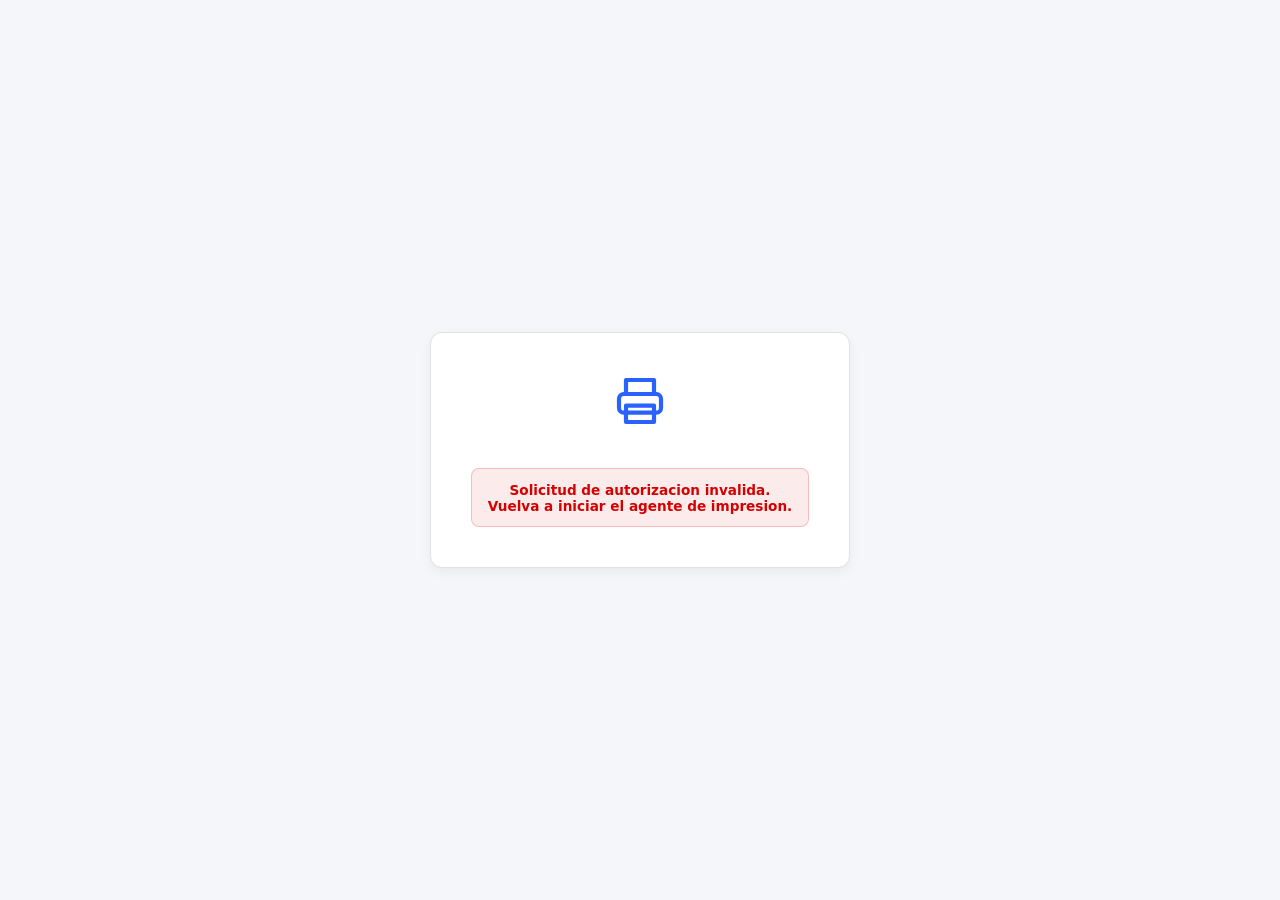
<file: frontend/agent-auth.html>
<!DOCTYPE html>
<html lang="es" data-theme="light">
<head>
    <meta charset="UTF-8">
    <meta name="viewport" content="width=device-width, initial-scale=1.0">
    <title>Autorizar Agente - Tracker360</title>
    <link rel="icon" type="image/png" href="/favicon.png">
    <style>
        :root {
            --bg-page: #f4f6f9;
            --bg-surface: #ffffff;
            --accent: #2962ff;
            --accent-hover: #1f4fd1;
            --danger: #d50000;
            --success: #00a152;
            --text-primary: #212529;
            --text-secondary: #666666;
            --text-muted: #999999;
            --border: #e0e0e0;
            --shadow: 0 4px 12px rgba(0,0,0,0.05);
        }
        [data-theme="dark"] {
            --bg-page: #121212;
            --bg-surface: #1e1e1e;
            --accent: #3d70ff;
            --accent-hover: #5a85ff;
            --danger: #ff5252;
            --success: #4caf50;
            --text-primary: #e0e0e0;
            --text-secondary: #aaaaaa;
            --text-muted: #777777;
            --border: #333333;
            --shadow: 0 4px 12px rgba(0,0,0,0.3);
        }
        * { box-sizing: border-box; margin: 0; padding: 0; }
        body {
            background-color: var(--bg-page);
            color: var(--text-primary);
            font-family: system-ui, -apple-system, sans-serif;
            display: flex;
            min-height: 100vh;
            align-items: center;
            justify-content: center;
        }
        .card {
            background: var(--bg-surface);
            padding: 2.5rem;
            border-radius: 12px;
            box-shadow: var(--shadow);
            width: 90%;
            max-width: 420px;
            border: 1px solid var(--border);
            text-align: center;
        }
        .icon { width: 56px; height: 56px; color: var(--accent); margin-bottom: 1rem; }
        h2 { font-size: 1.3rem; font-weight: 700; margin-bottom: 0.6rem; }
        p { font-size: 0.9rem; color: var(--text-secondary); line-height: 1.5; }
        .agent-name {
            font-family: ui-monospace, SFMono-Regular, Menlo, Monaco, Consolas, monospace;
            background: var(--bg-page);
            border: 1px solid var(--border);
            border-radius: 8px;
            padding: 0.6rem;
            margin: 1.2rem 0;
            font-size: 0.9rem;
            word-break: break-all;
        }
        .btn {
            width: 100%;
            border: none;
            padding: 0.85rem;
            font-size: 0.95rem;
            font-weight: 600;
            border-radius: 8px;
            cursor: pointer;
            margin-top: 0.8rem;
        }
        .btn-primary { background-color: var(--accent); color: #ffffff; }
        .btn-primary:hover { background-color: var(--accent-hover); }
        .btn-secondary { background: none; color: var(--text-secondary); border: 1px solid var(--border); }
        .btn:disabled { opacity: 0.7; cursor: not-allowed; }
        .error-box {
            background-color: rgba(213, 0, 0, 0.08);
            color: var(--danger);
            padding: 0.8rem;
            border-radius: 8px;
            border: 1px solid rgba(213, 0, 0, 0.2);
            margin-top: 1.2rem;
            font-size: 0.85rem;
            font-weight: 600;
            display: none;
        }
        .hidden { display: none; }
    </style>
</head>
<body>
    <div class="card">
        <svg class="icon" viewBox="0 0 24 24" fill="none" stroke="currentColor" stroke-width="1.8" stroke-linecap="round" stroke-linejoin="round">
            <path d="M6 9V3h12v6"/><rect x="3" y="9" width="18" height="8" rx="2"/><path d="M6 14h12v7H6z"/>
        </svg>

        <div id="viewLoading"><p>Verificando sesion...</p></div>

        <div id="viewConsent" class="hidden">
            <h2>Autorizar agente de impresion</h2>
            <p>Un agente de impresion solicita acceso a las colas de etiquetas de Tracker360 con tu autorizacion.</p>
            <div class="agent-name" id="agentName"></div>
            <p>Sesion iniciada como <strong id="currentUser"></strong>.</p>
            <button type="button" class="btn btn-primary" id="btnAuthorize">Autorizar</button>
            <button type="button" class="btn btn-secondary" id="btnCancel">Cancelar</button>
        </div>

        <div id="viewDone" class="hidden">
            <h2>Agente autorizado</h2>
            <p>Volviendo a la aplicacion del agente. Ya podes cerrar esta ventana.</p>
        </div>

        <div id="errorBox" class="error-box"></div>
    </div>

    <script src="js/acciones.js?v=20261001_1"></script>
    <script src="js/agent-auth-pagina.js?v=20261001_1"></script>
</body>
</html>
</file>
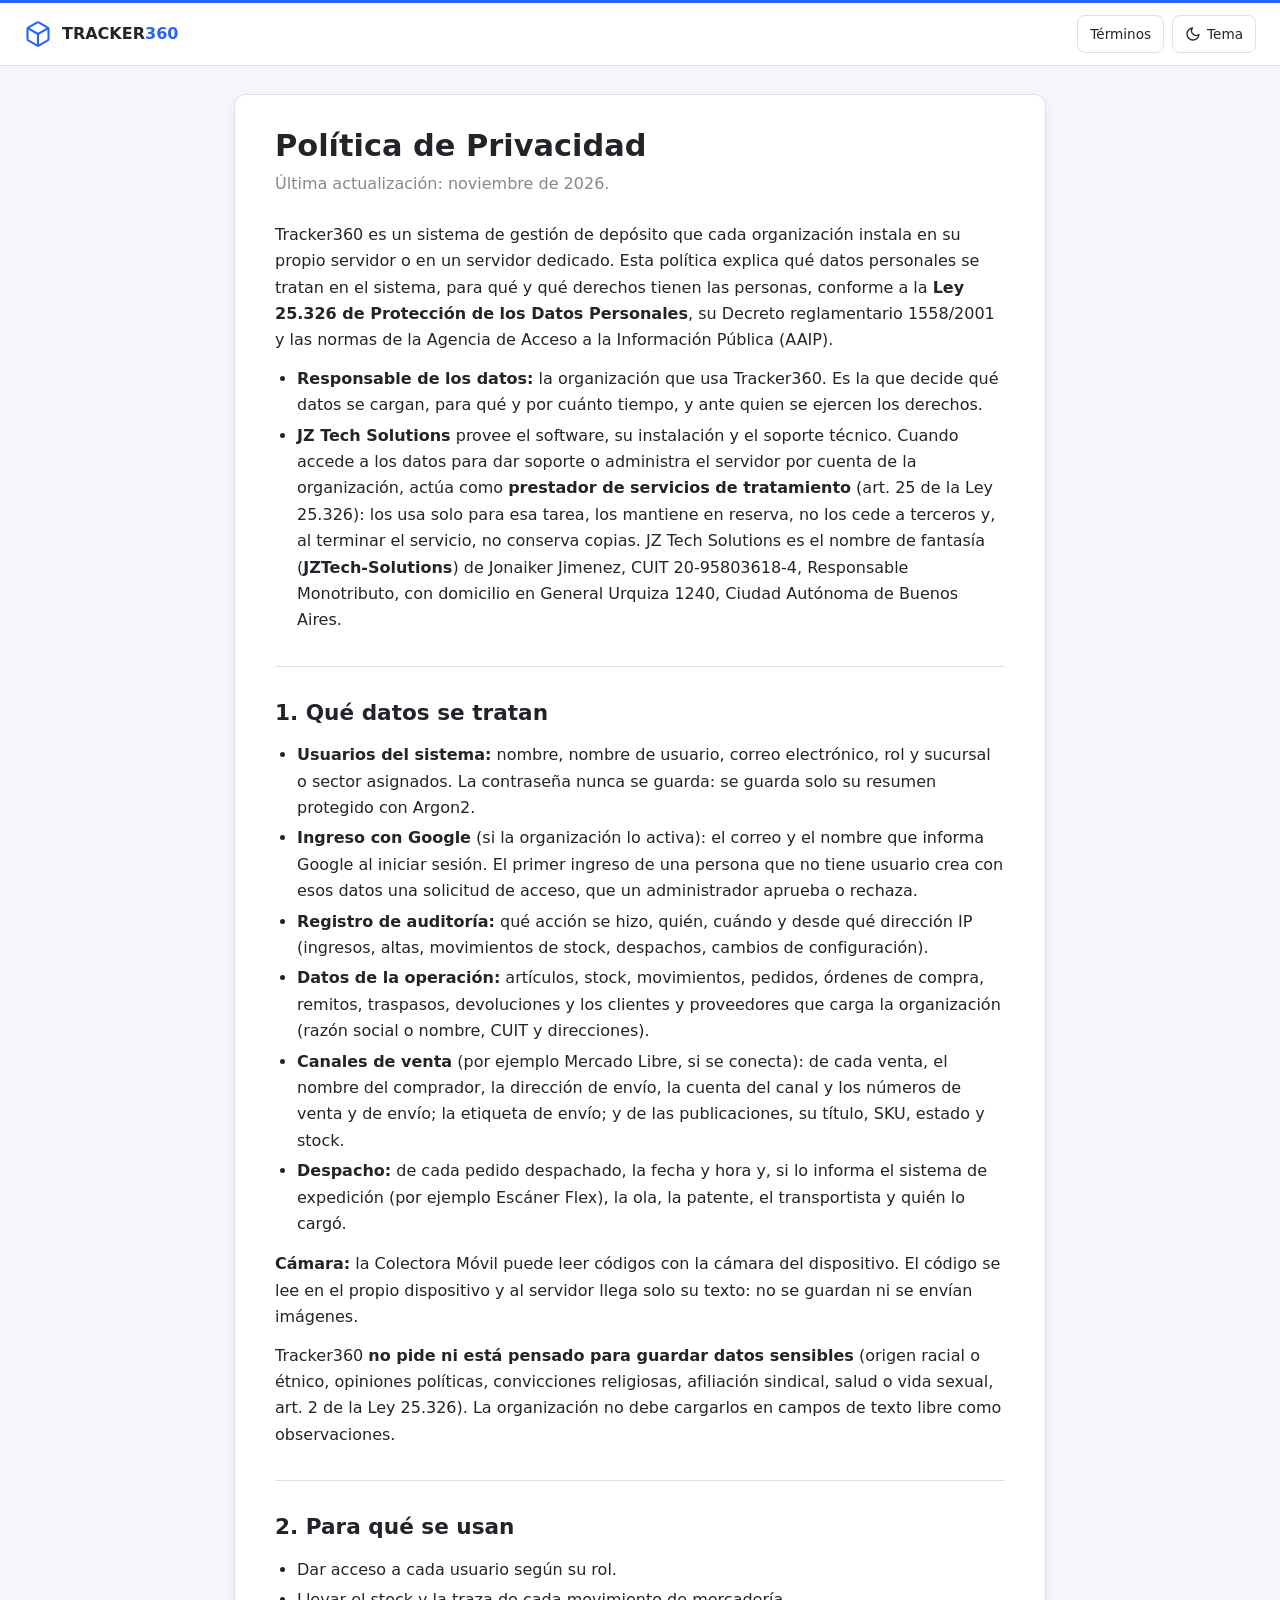
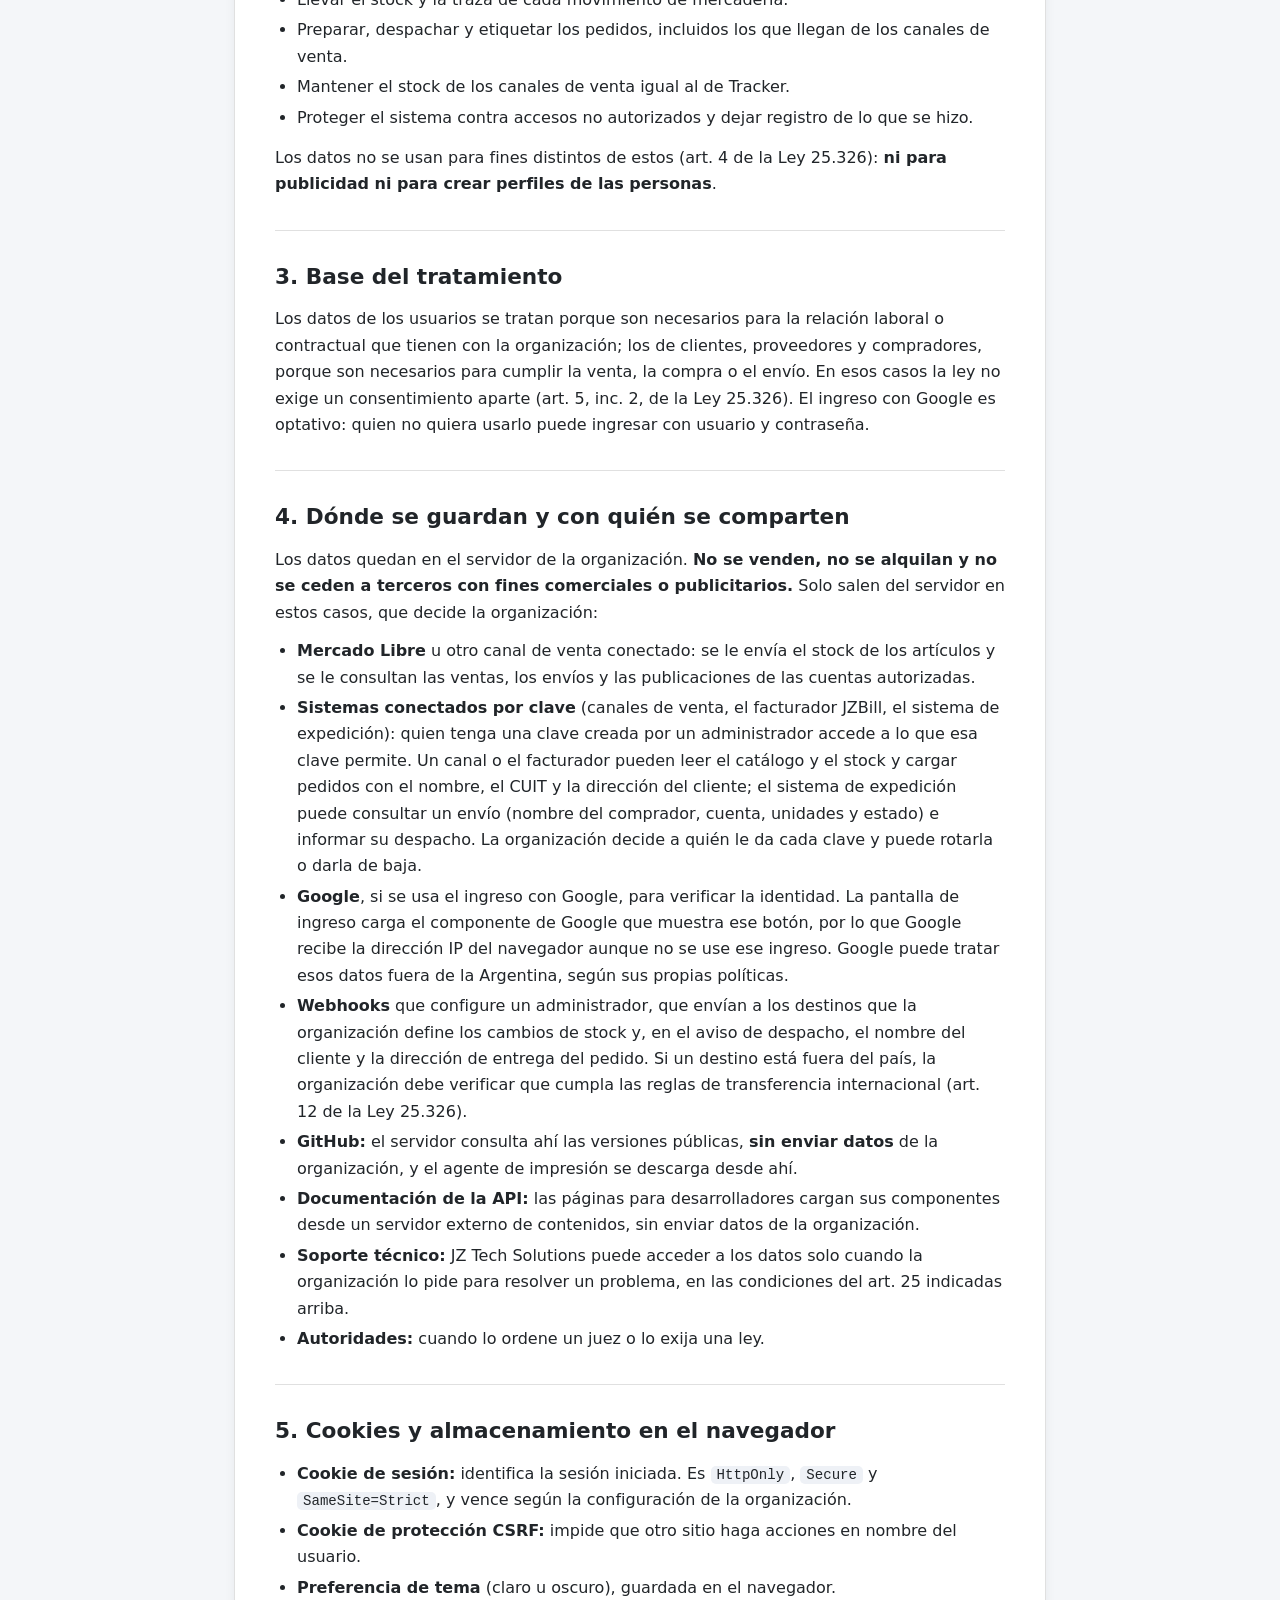
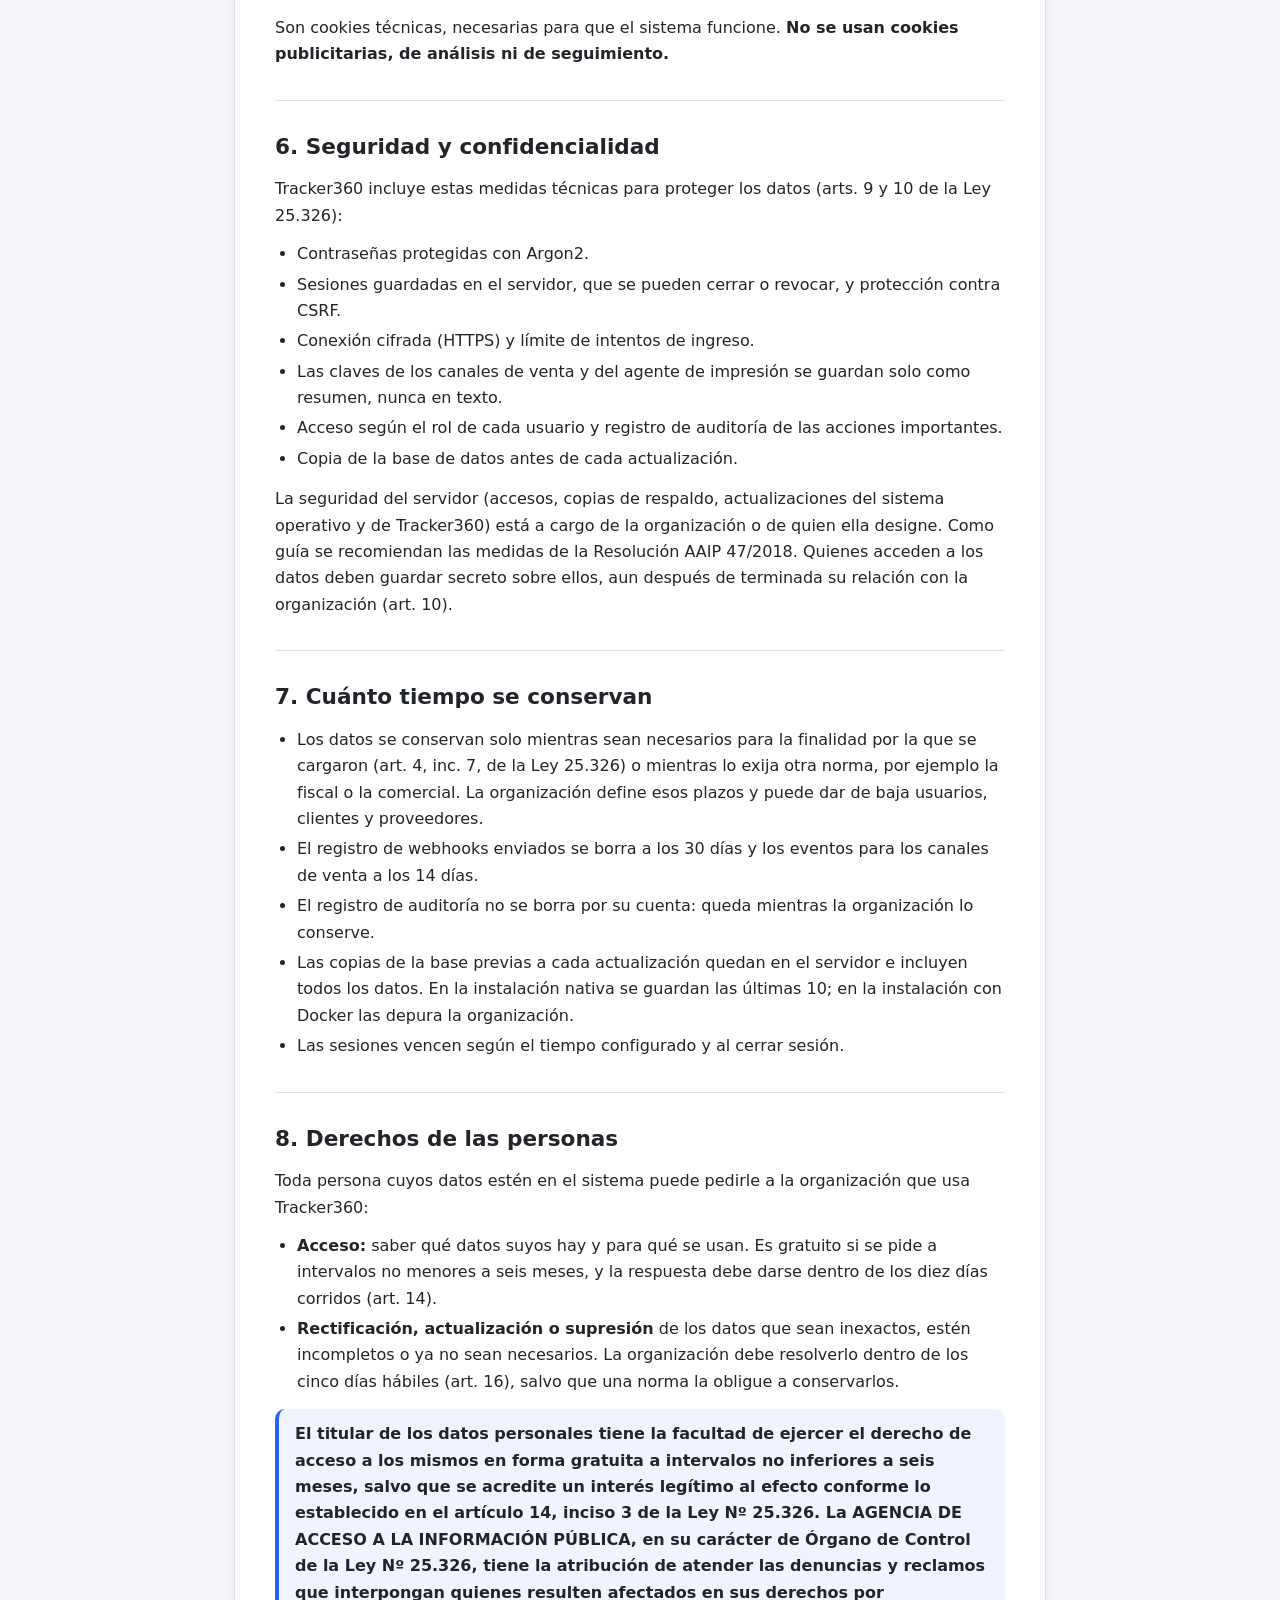
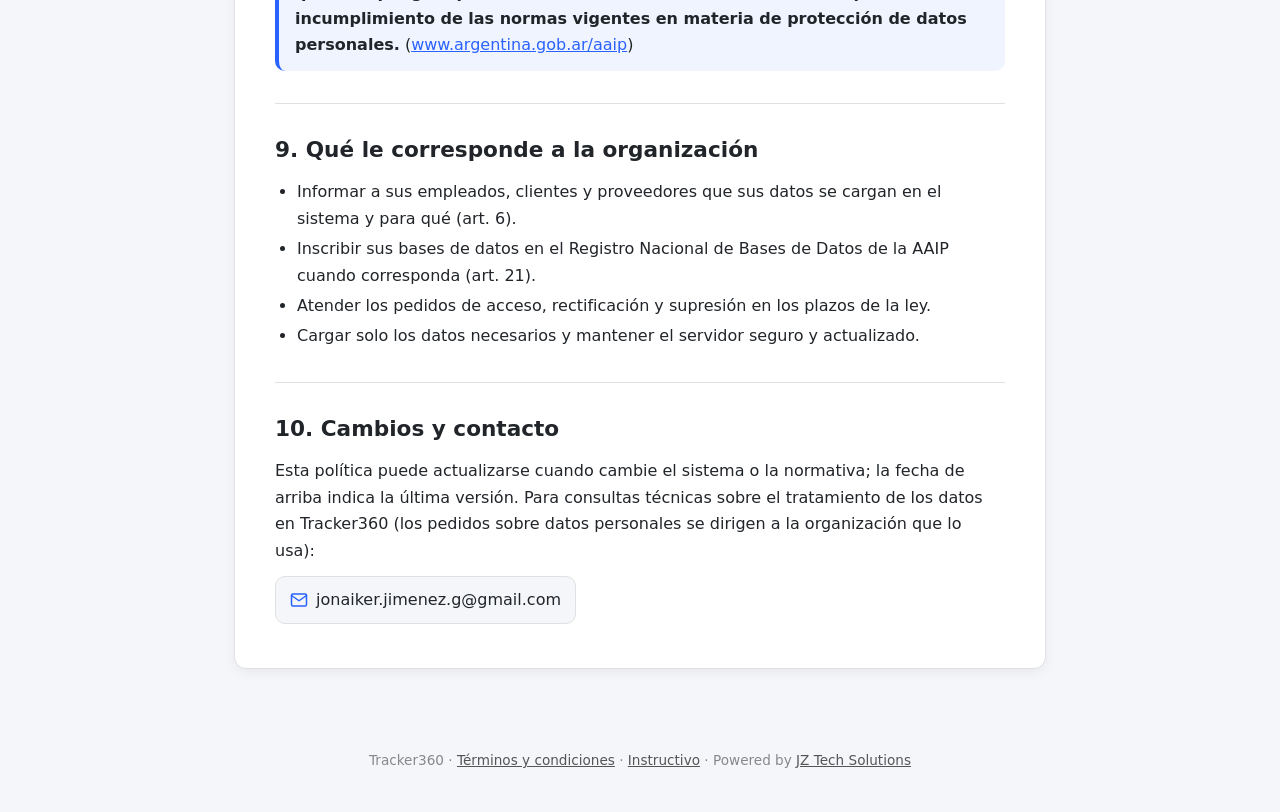
<file: frontend/privacy.html>
<!DOCTYPE html>
<html lang="es" data-theme="light">
<head>
    <meta charset="UTF-8">
    <meta name="viewport" content="width=device-width, initial-scale=1.0">
    <title>Política de Privacidad - Tracker360</title>
    <link rel="icon" type="image/png" href="/favicon.png">
    <link rel="stylesheet" href="css/documento.css?v=20261003_1">
    <script src="js/documento.js?v=20261003_2"></script>
</head>
<body>
    <header class="doc-barra">
        <a class="doc-marca" href="/" title="Ir a Tracker360">
            <svg viewBox="0 0 24 24" fill="none" stroke="currentColor" stroke-width="1.8" stroke-linecap="round" stroke-linejoin="round" aria-hidden="true"><path d="M21 16V8a2 2 0 00-1-1.73l-7-4a2 2 0 00-2 0l-7 4A2 2 0 003 8v8a2 2 0 001 1.73l7 4a2 2 0 002 0l7-4A2 2 0 0021 16z"/><polyline points="3.27 6.96 12 12.01 20.73 6.96"/><line x1="12" y1="22.08" x2="12" y2="12"/></svg>
            <div>TRACKER<span>360</span></div>
        </a>
        <div class="doc-acciones">
            <a class="doc-boton" href="/terms.html">Términos</a>
            <button type="button" class="doc-boton" id="doc-tema" title="Modo claro / oscuro">
                <svg viewBox="0 0 24 24" fill="none" stroke="currentColor" stroke-width="2" stroke-linecap="round" stroke-linejoin="round" aria-hidden="true"><path d="M21 12.79A9 9 0 1111.21 3 7 7 0 0021 12.79z"/></svg>
                Tema
            </button>
        </div>
    </header>

    <div class="doc-cuerpo sin-indice">
        <main class="doc-texto">
            <section>
                <h1>Política de Privacidad</h1>
                <p class="doc-sub">Última actualización: noviembre de 2026.</p>
                <p>Tracker360 es un sistema de gestión de depósito que cada organización instala en su propio servidor o en un servidor dedicado. Esta política explica qué datos personales se tratan en el sistema, para qué y qué derechos tienen las personas, conforme a la <strong>Ley 25.326 de Protección de los Datos Personales</strong>, su Decreto reglamentario 1558/2001 y las normas de la Agencia de Acceso a la Información Pública (AAIP).</p>
                <ul>
                    <li><strong>Responsable de los datos:</strong> la organización que usa Tracker360. Es la que decide qué datos se cargan, para qué y por cuánto tiempo, y ante quien se ejercen los derechos.</li>
                    <li><strong>JZ Tech Solutions</strong> provee el software, su instalación y el soporte técnico. Cuando accede a los datos para dar soporte o administra el servidor por cuenta de la organización, actúa como <strong>prestador de servicios de tratamiento</strong> (art. 25 de la Ley 25.326): los usa solo para esa tarea, los mantiene en reserva, no los cede a terceros y, al terminar el servicio, no conserva copias. JZ Tech Solutions es el nombre de fantasía (<strong>JZTech-Solutions</strong>) de Jonaiker Jimenez, CUIT 20-95803618-4, Responsable Monotributo, con domicilio en General Urquiza 1240, Ciudad Autónoma de Buenos Aires.</li>
                </ul>
            </section>

            <section>
                <h2>1. Qué datos se tratan</h2>
                <ul>
                    <li><strong>Usuarios del sistema:</strong> nombre, nombre de usuario, correo electrónico, rol y sucursal o sector asignados. La contraseña nunca se guarda: se guarda solo su resumen protegido con Argon2.</li>
                    <li><strong>Ingreso con Google</strong> (si la organización lo activa): el correo y el nombre que informa Google al iniciar sesión. El primer ingreso de una persona que no tiene usuario crea con esos datos una solicitud de acceso, que un administrador aprueba o rechaza.</li>
                    <li><strong>Registro de auditoría:</strong> qué acción se hizo, quién, cuándo y desde qué dirección IP (ingresos, altas, movimientos de stock, despachos, cambios de configuración).</li>
                    <li><strong>Datos de la operación:</strong> artículos, stock, movimientos, pedidos, órdenes de compra, remitos, traspasos, devoluciones y los clientes y proveedores que carga la organización (razón social o nombre, CUIT y direcciones).</li>
                    <li><strong>Canales de venta</strong> (por ejemplo Mercado Libre, si se conecta): de cada venta, el nombre del comprador, la dirección de envío, la cuenta del canal y los números de venta y de envío; la etiqueta de envío; y de las publicaciones, su título, SKU, estado y stock.</li>
                    <li><strong>Despacho:</strong> de cada pedido despachado, la fecha y hora y, si lo informa el sistema de expedición (por ejemplo Escáner Flex), la ola, la patente, el transportista y quién lo cargó.</li>
                </ul>
                <p><strong>Cámara:</strong> la Colectora Móvil puede leer códigos con la cámara del dispositivo. El código se lee en el propio dispositivo y al servidor llega solo su texto: no se guardan ni se envían imágenes.</p>
                <p>Tracker360 <strong>no pide ni está pensado para guardar datos sensibles</strong> (origen racial o étnico, opiniones políticas, convicciones religiosas, afiliación sindical, salud o vida sexual, art. 2 de la Ley 25.326). La organización no debe cargarlos en campos de texto libre como observaciones.</p>
            </section>

            <section>
                <h2>2. Para qué se usan</h2>
                <ul>
                    <li>Dar acceso a cada usuario según su rol.</li>
                    <li>Llevar el stock y la traza de cada movimiento de mercadería.</li>
                    <li>Preparar, despachar y etiquetar los pedidos, incluidos los que llegan de los canales de venta.</li>
                    <li>Mantener el stock de los canales de venta igual al de Tracker.</li>
                    <li>Proteger el sistema contra accesos no autorizados y dejar registro de lo que se hizo.</li>
                </ul>
                <p>Los datos no se usan para fines distintos de estos (art. 4 de la Ley 25.326): <strong>ni para publicidad ni para crear perfiles de las personas</strong>.</p>
            </section>

            <section>
                <h2>3. Base del tratamiento</h2>
                <p>Los datos de los usuarios se tratan porque son necesarios para la relación laboral o contractual que tienen con la organización; los de clientes, proveedores y compradores, porque son necesarios para cumplir la venta, la compra o el envío. En esos casos la ley no exige un consentimiento aparte (art. 5, inc. 2, de la Ley 25.326). El ingreso con Google es optativo: quien no quiera usarlo puede ingresar con usuario y contraseña.</p>
            </section>

            <section>
                <h2>4. Dónde se guardan y con quién se comparten</h2>
                <p>Los datos quedan en el servidor de la organización. <strong>No se venden, no se alquilan y no se ceden a terceros con fines comerciales o publicitarios.</strong> Solo salen del servidor en estos casos, que decide la organización:</p>
                <ul>
                    <li><strong>Mercado Libre</strong> u otro canal de venta conectado: se le envía el stock de los artículos y se le consultan las ventas, los envíos y las publicaciones de las cuentas autorizadas.</li>
                    <li><strong>Sistemas conectados por clave</strong> (canales de venta, el facturador JZBill, el sistema de expedición): quien tenga una clave creada por un administrador accede a lo que esa clave permite. Un canal o el facturador pueden leer el catálogo y el stock y cargar pedidos con el nombre, el CUIT y la dirección del cliente; el sistema de expedición puede consultar un envío (nombre del comprador, cuenta, unidades y estado) e informar su despacho. La organización decide a quién le da cada clave y puede rotarla o darla de baja.</li>
                    <li><strong>Google</strong>, si se usa el ingreso con Google, para verificar la identidad. La pantalla de ingreso carga el componente de Google que muestra ese botón, por lo que Google recibe la dirección IP del navegador aunque no se use ese ingreso. Google puede tratar esos datos fuera de la Argentina, según sus propias políticas.</li>
                    <li><strong>Webhooks</strong> que configure un administrador, que envían a los destinos que la organización define los cambios de stock y, en el aviso de despacho, el nombre del cliente y la dirección de entrega del pedido. Si un destino está fuera del país, la organización debe verificar que cumpla las reglas de transferencia internacional (art. 12 de la Ley 25.326).</li>
                    <li><strong>GitHub:</strong> el servidor consulta ahí las versiones públicas, <strong>sin enviar datos</strong> de la organización, y el agente de impresión se descarga desde ahí.</li>
                    <li><strong>Documentación de la API:</strong> las páginas para desarrolladores cargan sus componentes desde un servidor externo de contenidos, sin enviar datos de la organización.</li>
                    <li><strong>Soporte técnico:</strong> JZ Tech Solutions puede acceder a los datos solo cuando la organización lo pide para resolver un problema, en las condiciones del art. 25 indicadas arriba.</li>
                    <li><strong>Autoridades:</strong> cuando lo ordene un juez o lo exija una ley.</li>
                </ul>
            </section>

            <section>
                <h2>5. Cookies y almacenamiento en el navegador</h2>
                <ul>
                    <li><strong>Cookie de sesión:</strong> identifica la sesión iniciada. Es <code>HttpOnly</code>, <code>Secure</code> y <code>SameSite=Strict</code>, y vence según la configuración de la organización.</li>
                    <li><strong>Cookie de protección CSRF:</strong> impide que otro sitio haga acciones en nombre del usuario.</li>
                    <li><strong>Preferencia de tema</strong> (claro u oscuro), guardada en el navegador.</li>
                </ul>
                <p>Son cookies técnicas, necesarias para que el sistema funcione. <strong>No se usan cookies publicitarias, de análisis ni de seguimiento.</strong></p>
            </section>

            <section>
                <h2>6. Seguridad y confidencialidad</h2>
                <p>Tracker360 incluye estas medidas técnicas para proteger los datos (arts. 9 y 10 de la Ley 25.326):</p>
                <ul>
                    <li>Contraseñas protegidas con Argon2.</li>
                    <li>Sesiones guardadas en el servidor, que se pueden cerrar o revocar, y protección contra CSRF.</li>
                    <li>Conexión cifrada (HTTPS) y límite de intentos de ingreso.</li>
                    <li>Las claves de los canales de venta y del agente de impresión se guardan solo como resumen, nunca en texto.</li>
                    <li>Acceso según el rol de cada usuario y registro de auditoría de las acciones importantes.</li>
                    <li>Copia de la base de datos antes de cada actualización.</li>
                </ul>
                <p>La seguridad del servidor (accesos, copias de respaldo, actualizaciones del sistema operativo y de Tracker360) está a cargo de la organización o de quien ella designe. Como guía se recomiendan las medidas de la Resolución AAIP 47/2018. Quienes acceden a los datos deben guardar secreto sobre ellos, aun después de terminada su relación con la organización (art. 10).</p>
            </section>

            <section>
                <h2>7. Cuánto tiempo se conservan</h2>
                <ul>
                    <li>Los datos se conservan solo mientras sean necesarios para la finalidad por la que se cargaron (art. 4, inc. 7, de la Ley 25.326) o mientras lo exija otra norma, por ejemplo la fiscal o la comercial. La organización define esos plazos y puede dar de baja usuarios, clientes y proveedores.</li>
                    <li>El registro de webhooks enviados se borra a los 30 días y los eventos para los canales de venta a los 14 días.</li>
                    <li>El registro de auditoría no se borra por su cuenta: queda mientras la organización lo conserve.</li>
                    <li>Las copias de la base previas a cada actualización quedan en el servidor e incluyen todos los datos. En la instalación nativa se guardan las últimas 10; en la instalación con Docker las depura la organización.</li>
                    <li>Las sesiones vencen según el tiempo configurado y al cerrar sesión.</li>
                </ul>
            </section>

            <section>
                <h2>8. Derechos de las personas</h2>
                <p>Toda persona cuyos datos estén en el sistema puede pedirle a la organización que usa Tracker360:</p>
                <ul>
                    <li><strong>Acceso:</strong> saber qué datos suyos hay y para qué se usan. Es gratuito si se pide a intervalos no menores a seis meses, y la respuesta debe darse dentro de los diez días corridos (art. 14).</li>
                    <li><strong>Rectificación, actualización o supresión</strong> de los datos que sean inexactos, estén incompletos o ya no sean necesarios. La organización debe resolverlo dentro de los cinco días hábiles (art. 16), salvo que una norma la obligue a conservarlos.</li>
                </ul>
                <p class="nota"><strong>El titular de los datos personales tiene la facultad de ejercer el derecho de acceso a los mismos en forma gratuita a intervalos no inferiores a seis meses, salvo que se acredite un interés legítimo al efecto conforme lo establecido en el artículo 14, inciso 3 de la Ley Nº 25.326. La AGENCIA DE ACCESO A LA INFORMACIÓN PÚBLICA, en su carácter de Órgano de Control de la Ley Nº 25.326, tiene la atribución de atender las denuncias y reclamos que interpongan quienes resulten afectados en sus derechos por incumplimiento de las normas vigentes en materia de protección de datos personales.</strong> (<a href="https://www.argentina.gob.ar/aaip" target="_blank" rel="noopener">www.argentina.gob.ar/aaip</a>)</p>
            </section>

            <section>
                <h2>9. Qué le corresponde a la organización</h2>
                <ul>
                    <li>Informar a sus empleados, clientes y proveedores que sus datos se cargan en el sistema y para qué (art. 6).</li>
                    <li>Inscribir sus bases de datos en el Registro Nacional de Bases de Datos de la AAIP cuando corresponda (art. 21).</li>
                    <li>Atender los pedidos de acceso, rectificación y supresión en los plazos de la ley.</li>
                    <li>Cargar solo los datos necesarios y mantener el servidor seguro y actualizado.</li>
                </ul>
            </section>

            <section>
                <h2>10. Cambios y contacto</h2>
                <p>Esta política puede actualizarse cuando cambie el sistema o la normativa; la fecha de arriba indica la última versión. Para consultas técnicas sobre el tratamiento de los datos en Tracker360 (los pedidos sobre datos personales se dirigen a la organización que lo usa):</p>
                <div class="contacto">
                    <a href="mailto:jonaiker.jimenez.g@gmail.com?subject=Privacidad%20Tracker360">
                        <svg viewBox="0 0 24 24" fill="none" stroke="currentColor" stroke-width="2" stroke-linecap="round" stroke-linejoin="round" aria-hidden="true"><rect x="2" y="4" width="20" height="16" rx="2"/><path d="M22 6l-10 7L2 6"/></svg>
                        jonaiker.jimenez.g@gmail.com
                    </a>
                </div>
            </section>
        </main>
    </div>

    <footer class="doc-pie">
        Tracker360 &middot; <a href="/terms.html">Términos y condiciones</a> &middot; <a href="/instructivo.html">Instructivo</a> &middot; Powered by <a href="https://jz-tech.mywire.org" target="_blank" rel="noopener">JZ Tech Solutions</a>
    </footer>
</body>
</html>
</file>
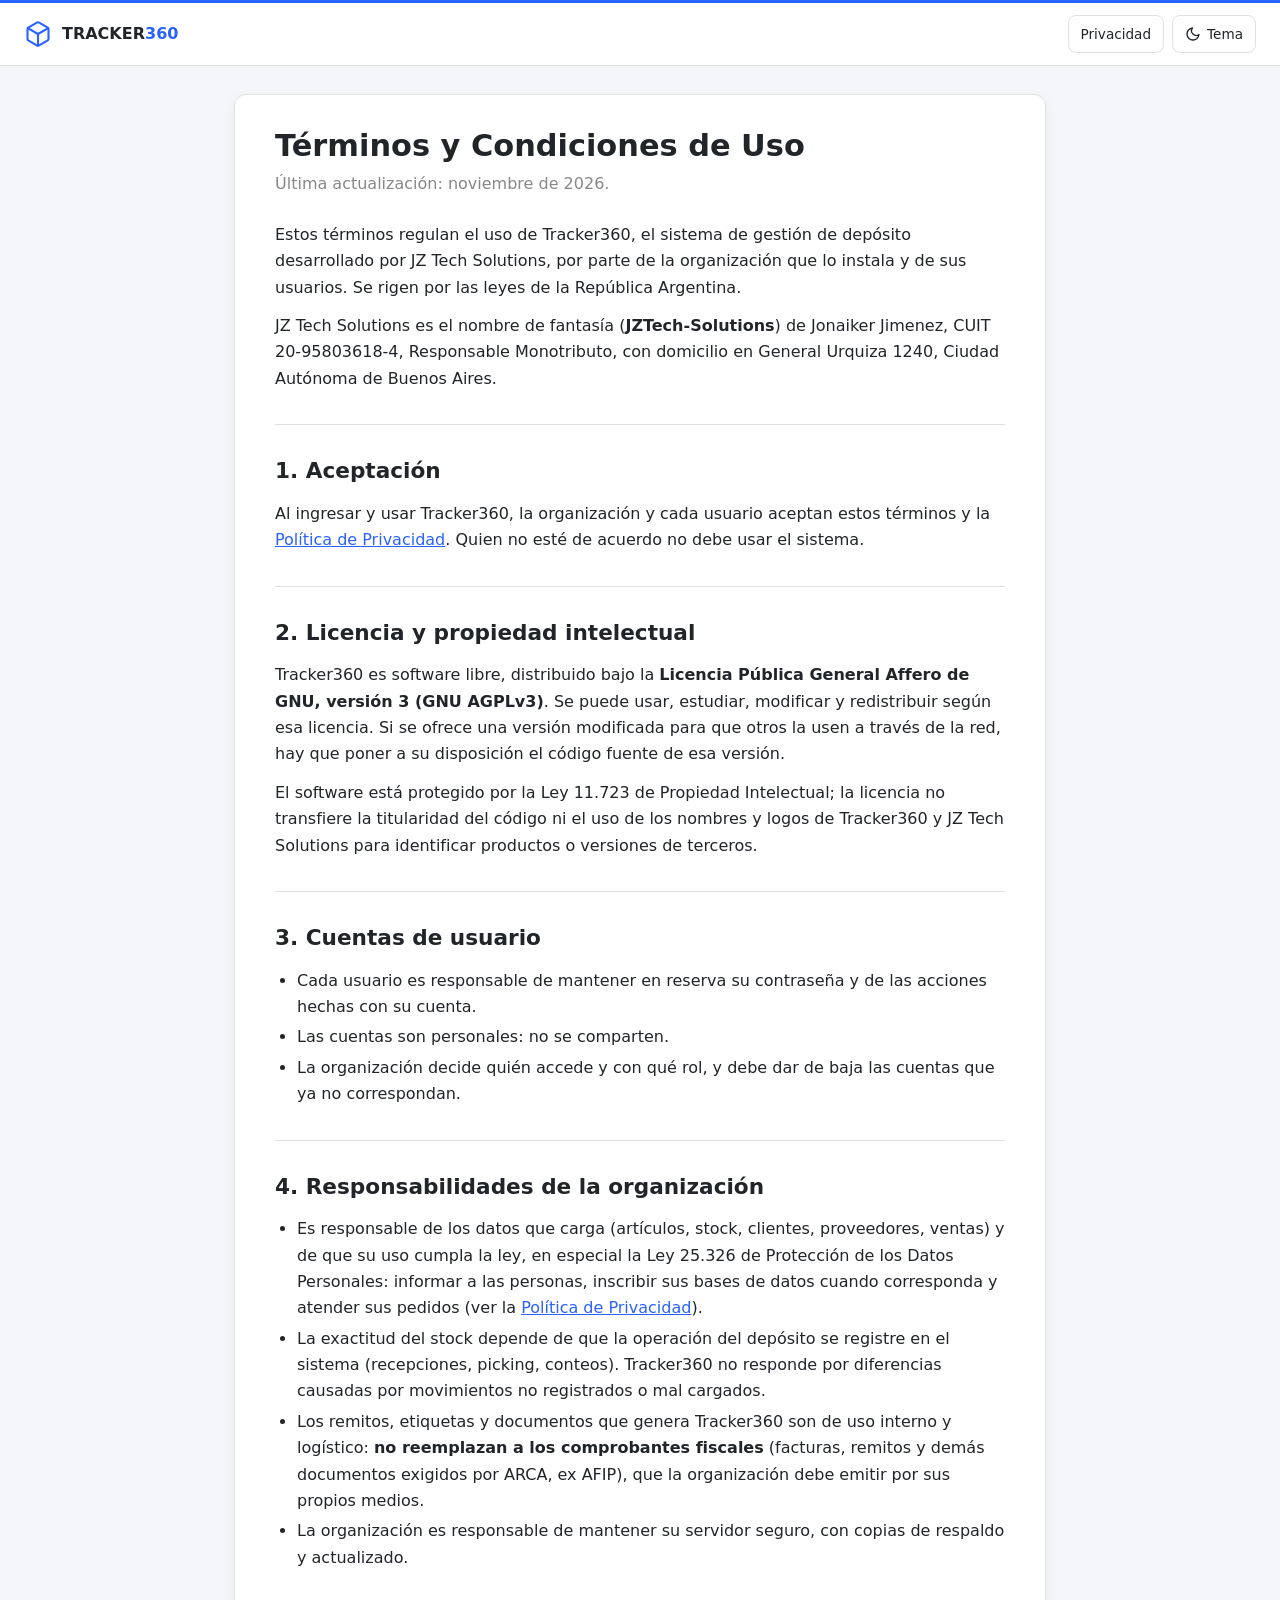
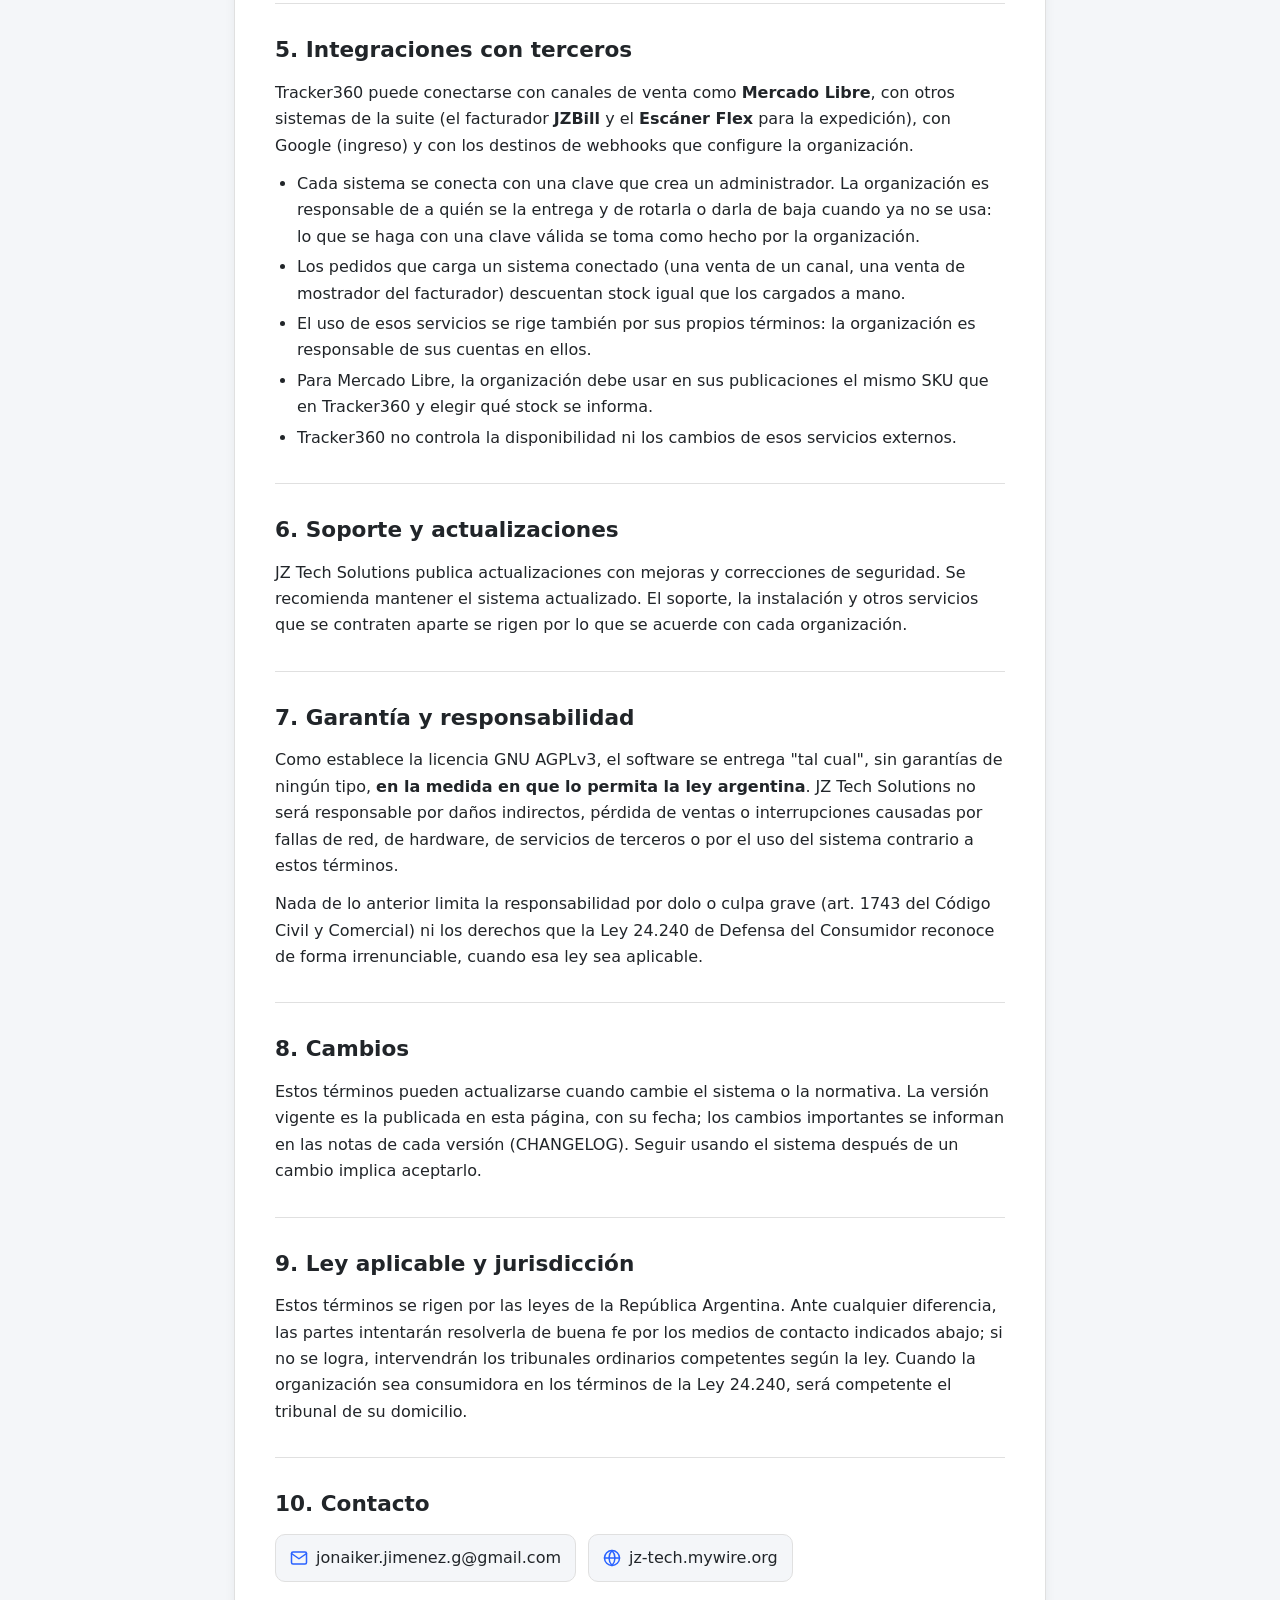
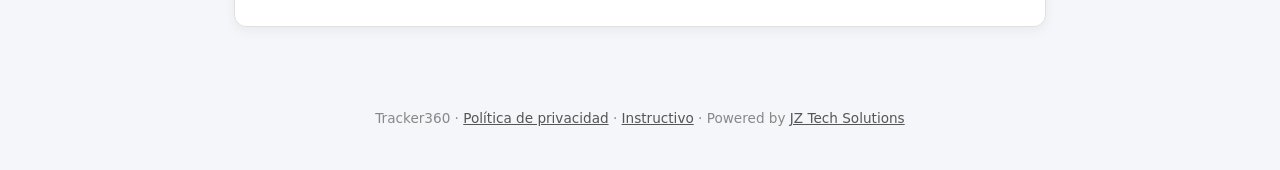
<file: frontend/terms.html>
<!DOCTYPE html>
<html lang="es" data-theme="light">
<head>
    <meta charset="UTF-8">
    <meta name="viewport" content="width=device-width, initial-scale=1.0">
    <title>Términos y Condiciones - Tracker360</title>
    <link rel="icon" type="image/png" href="/favicon.png">
    <link rel="stylesheet" href="css/documento.css?v=20261003_1">
    <script src="js/documento.js?v=20261003_2"></script>
</head>
<body>
    <header class="doc-barra">
        <a class="doc-marca" href="/" title="Ir a Tracker360">
            <svg viewBox="0 0 24 24" fill="none" stroke="currentColor" stroke-width="1.8" stroke-linecap="round" stroke-linejoin="round" aria-hidden="true"><path d="M21 16V8a2 2 0 00-1-1.73l-7-4a2 2 0 00-2 0l-7 4A2 2 0 003 8v8a2 2 0 001 1.73l7 4a2 2 0 002 0l7-4A2 2 0 0021 16z"/><polyline points="3.27 6.96 12 12.01 20.73 6.96"/><line x1="12" y1="22.08" x2="12" y2="12"/></svg>
            <div>TRACKER<span>360</span></div>
        </a>
        <div class="doc-acciones">
            <a class="doc-boton" href="/privacy.html">Privacidad</a>
            <button type="button" class="doc-boton" id="doc-tema" title="Modo claro / oscuro">
                <svg viewBox="0 0 24 24" fill="none" stroke="currentColor" stroke-width="2" stroke-linecap="round" stroke-linejoin="round" aria-hidden="true"><path d="M21 12.79A9 9 0 1111.21 3 7 7 0 0021 12.79z"/></svg>
                Tema
            </button>
        </div>
    </header>

    <div class="doc-cuerpo sin-indice">
        <main class="doc-texto">
            <section>
                <h1>Términos y Condiciones de Uso</h1>
                <p class="doc-sub">Última actualización: noviembre de 2026.</p>
                <p>Estos términos regulan el uso de Tracker360, el sistema de gestión de depósito desarrollado por JZ Tech Solutions, por parte de la organización que lo instala y de sus usuarios. Se rigen por las leyes de la República Argentina.</p>
                <p>JZ Tech Solutions es el nombre de fantasía (<strong>JZTech-Solutions</strong>) de Jonaiker Jimenez, CUIT 20-95803618-4, Responsable Monotributo, con domicilio en General Urquiza 1240, Ciudad Autónoma de Buenos Aires.</p>
            </section>

            <section>
                <h2>1. Aceptación</h2>
                <p>Al ingresar y usar Tracker360, la organización y cada usuario aceptan estos términos y la <a href="/privacy.html">Política de Privacidad</a>. Quien no esté de acuerdo no debe usar el sistema.</p>
            </section>

            <section>
                <h2>2. Licencia y propiedad intelectual</h2>
                <p>Tracker360 es software libre, distribuido bajo la <strong>Licencia Pública General Affero de GNU, versión 3 (GNU AGPLv3)</strong>. Se puede usar, estudiar, modificar y redistribuir según esa licencia. Si se ofrece una versión modificada para que otros la usen a través de la red, hay que poner a su disposición el código fuente de esa versión.</p>
                <p>El software está protegido por la Ley 11.723 de Propiedad Intelectual; la licencia no transfiere la titularidad del código ni el uso de los nombres y logos de Tracker360 y JZ Tech Solutions para identificar productos o versiones de terceros.</p>
            </section>

            <section>
                <h2>3. Cuentas de usuario</h2>
                <ul>
                    <li>Cada usuario es responsable de mantener en reserva su contraseña y de las acciones hechas con su cuenta.</li>
                    <li>Las cuentas son personales: no se comparten.</li>
                    <li>La organización decide quién accede y con qué rol, y debe dar de baja las cuentas que ya no correspondan.</li>
                </ul>
            </section>

            <section>
                <h2>4. Responsabilidades de la organización</h2>
                <ul>
                    <li>Es responsable de los datos que carga (artículos, stock, clientes, proveedores, ventas) y de que su uso cumpla la ley, en especial la Ley 25.326 de Protección de los Datos Personales: informar a las personas, inscribir sus bases de datos cuando corresponda y atender sus pedidos (ver la <a href="/privacy.html">Política de Privacidad</a>).</li>
                    <li>La exactitud del stock depende de que la operación del depósito se registre en el sistema (recepciones, picking, conteos). Tracker360 no responde por diferencias causadas por movimientos no registrados o mal cargados.</li>
                    <li>Los remitos, etiquetas y documentos que genera Tracker360 son de uso interno y logístico: <strong>no reemplazan a los comprobantes fiscales</strong> (facturas, remitos y demás documentos exigidos por ARCA, ex AFIP), que la organización debe emitir por sus propios medios.</li>
                    <li>La organización es responsable de mantener su servidor seguro, con copias de respaldo y actualizado.</li>
                </ul>
            </section>

            <section>
                <h2>5. Integraciones con terceros</h2>
                <p>Tracker360 puede conectarse con canales de venta como <strong>Mercado Libre</strong>, con otros sistemas de la suite (el facturador <strong>JZBill</strong> y el <strong>Escáner Flex</strong> para la expedición), con Google (ingreso) y con los destinos de webhooks que configure la organización.</p>
                <ul>
                    <li>Cada sistema se conecta con una clave que crea un administrador. La organización es responsable de a quién se la entrega y de rotarla o darla de baja cuando ya no se usa: lo que se haga con una clave válida se toma como hecho por la organización.</li>
                    <li>Los pedidos que carga un sistema conectado (una venta de un canal, una venta de mostrador del facturador) descuentan stock igual que los cargados a mano.</li>
                    <li>El uso de esos servicios se rige también por sus propios términos: la organización es responsable de sus cuentas en ellos.</li>
                    <li>Para Mercado Libre, la organización debe usar en sus publicaciones el mismo SKU que en Tracker360 y elegir qué stock se informa.</li>
                    <li>Tracker360 no controla la disponibilidad ni los cambios de esos servicios externos.</li>
                </ul>
            </section>

            <section>
                <h2>6. Soporte y actualizaciones</h2>
                <p>JZ Tech Solutions publica actualizaciones con mejoras y correcciones de seguridad. Se recomienda mantener el sistema actualizado. El soporte, la instalación y otros servicios que se contraten aparte se rigen por lo que se acuerde con cada organización.</p>
            </section>

            <section>
                <h2>7. Garantía y responsabilidad</h2>
                <p>Como establece la licencia GNU AGPLv3, el software se entrega "tal cual", sin garantías de ningún tipo, <strong>en la medida en que lo permita la ley argentina</strong>. JZ Tech Solutions no será responsable por daños indirectos, pérdida de ventas o interrupciones causadas por fallas de red, de hardware, de servicios de terceros o por el uso del sistema contrario a estos términos.</p>
                <p>Nada de lo anterior limita la responsabilidad por dolo o culpa grave (art. 1743 del Código Civil y Comercial) ni los derechos que la Ley 24.240 de Defensa del Consumidor reconoce de forma irrenunciable, cuando esa ley sea aplicable.</p>
            </section>

            <section>
                <h2>8. Cambios</h2>
                <p>Estos términos pueden actualizarse cuando cambie el sistema o la normativa. La versión vigente es la publicada en esta página, con su fecha; los cambios importantes se informan en las notas de cada versión (CHANGELOG). Seguir usando el sistema después de un cambio implica aceptarlo.</p>
            </section>

            <section>
                <h2>9. Ley aplicable y jurisdicción</h2>
                <p>Estos términos se rigen por las leyes de la República Argentina. Ante cualquier diferencia, las partes intentarán resolverla de buena fe por los medios de contacto indicados abajo; si no se logra, intervendrán los tribunales ordinarios competentes según la ley. Cuando la organización sea consumidora en los términos de la Ley 24.240, será competente el tribunal de su domicilio.</p>
            </section>

            <section>
                <h2>10. Contacto</h2>
                <div class="contacto">
                    <a href="mailto:jonaiker.jimenez.g@gmail.com?subject=Tracker360">
                        <svg viewBox="0 0 24 24" fill="none" stroke="currentColor" stroke-width="2" stroke-linecap="round" stroke-linejoin="round" aria-hidden="true"><rect x="2" y="4" width="20" height="16" rx="2"/><path d="M22 6l-10 7L2 6"/></svg>
                        jonaiker.jimenez.g@gmail.com
                    </a>
                    <a href="https://jz-tech.mywire.org" target="_blank" rel="noopener">
                        <svg viewBox="0 0 24 24" fill="none" stroke="currentColor" stroke-width="2" stroke-linecap="round" stroke-linejoin="round" aria-hidden="true"><circle cx="12" cy="12" r="10"/><path d="M2 12h20M12 2a15.3 15.3 0 014 10 15.3 15.3 0 01-4 10 15.3 15.3 0 01-4-10 15.3 15.3 0 014-10z"/></svg>
                        jz-tech.mywire.org
                    </a>
                </div>
            </section>
        </main>
    </div>

    <footer class="doc-pie">
        Tracker360 &middot; <a href="/privacy.html">Política de privacidad</a> &middot; <a href="/instructivo.html">Instructivo</a> &middot; Powered by <a href="https://jz-tech.mywire.org" target="_blank" rel="noopener">JZ Tech Solutions</a>
    </footer>
</body>
</html>
</file>
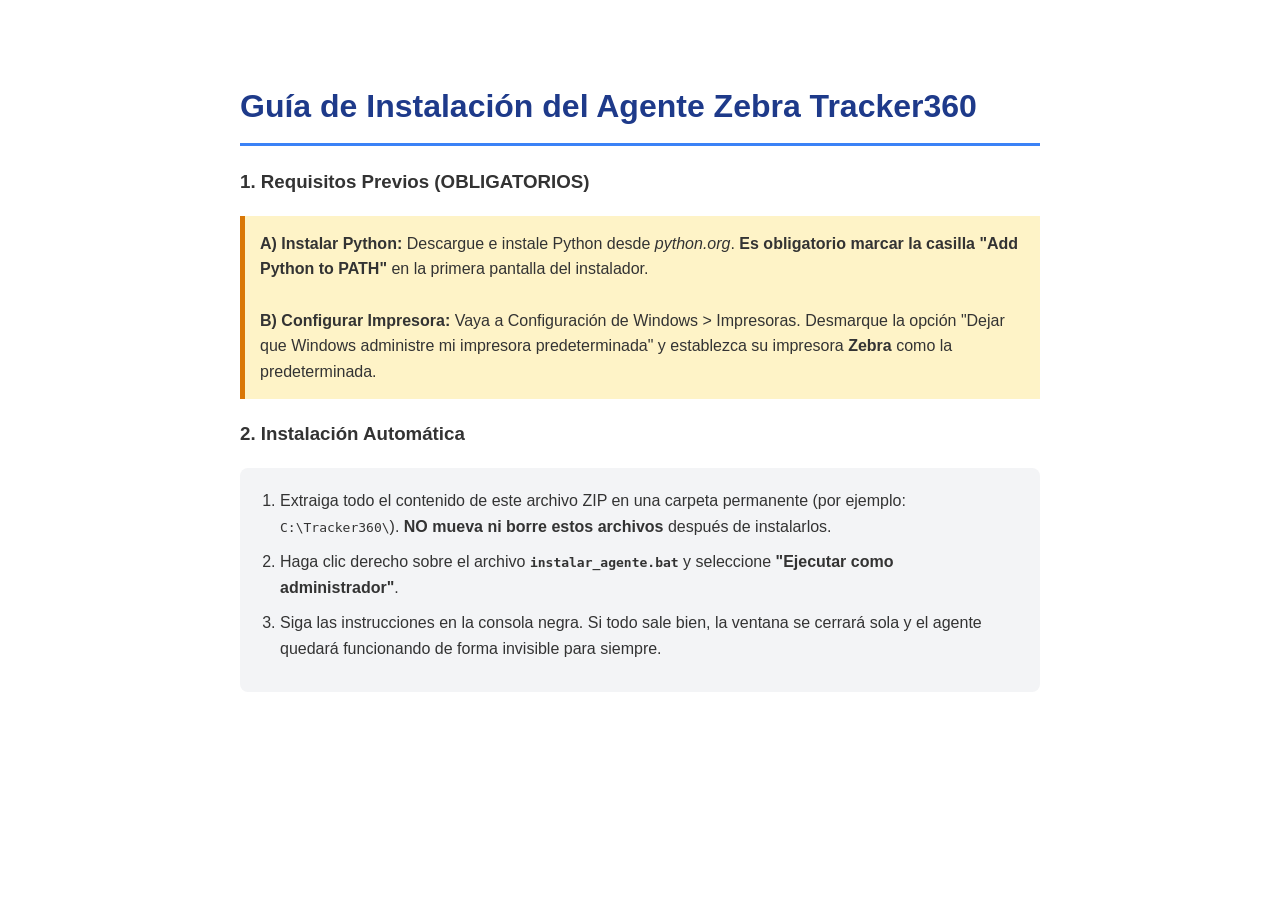
<file: frontend/agente_local/Manual_Instalacion.html>
<!DOCTYPE html>
<html lang="es">
<head><meta charset="UTF-8"><title>Manual de Instalación - Agente Tracker360</title></head>
<body style="font-family: sans-serif; line-height: 1.6; max-width: 800px; margin: 40px auto; padding: 20px; color: #333;">
    <h1 style="color: #1E3A8A; border-bottom: 3px solid #3B82F6; padding-bottom: 10px;">Guía de Instalación del Agente Zebra Tracker360</h1>
    
    <h3>1. Requisitos Previos (OBLIGATORIOS)</h3>
    <div style="background: #FEF3C7; padding: 15px; border-left: 5px solid #D97706; margin-bottom: 20px;">
        <strong>A) Instalar Python:</strong> Descargue e instale Python desde <em>python.org</em>. <b>Es obligatorio marcar la casilla "Add Python to PATH"</b> en la primera pantalla del instalador.<br><br>
        <strong>B) Configurar Impresora:</strong> Vaya a Configuración de Windows > Impresoras. Desmarque la opción "Dejar que Windows administre mi impresora predeterminada" y establezca su impresora <b>Zebra</b> como la predeterminada.
    </div>

    <h3>2. Instalación Automática</h3>
    <ol style="background: #F3F4F6; padding: 20px 40px; border-radius: 8px;">
        <li style="margin-bottom: 10px;">Extraiga todo el contenido de este archivo ZIP en una carpeta permanente (por ejemplo: <code>C:\Tracker360\</code>). <b>NO mueva ni borre estos archivos</b> después de instalarlos.</li>
        <li style="margin-bottom: 10px;">Haga clic derecho sobre el archivo <strong><code>instalar_agente.bat</code></strong> y seleccione <strong>"Ejecutar como administrador"</strong>.</li>
        <li style="margin-bottom: 10px;">Siga las instrucciones en la consola negra. Si todo sale bien, la ventana se cerrará sola y el agente quedará funcionando de forma invisible para siempre.</li>
    </ol>
</body>
</html>
</file>
<file: frontend/css/documento.css>
/* Paginas de lectura de Tracker360 (instructivo, privacidad, terminos): mismos colores y tema que el panel
   (admin.css), pero con scroll normal de documento. El tema lo aplica js/documento.js (jztech-theme). */
:root {
    --bg-page: #f4f6f9;
    --bg-surface: #ffffff;
    --accent: #2962ff;
    --accent-hover: #1f4fd1;
    --success: #00c853;
    --danger: #d50000;
    --warning: #b07d00;
    --text-primary: #212529;
    --text-secondary: #555555;
    --text-muted: #888888;
    --border: #e0e0e0;
    --shadow: 0 4px 12px rgba(0, 0, 0, 0.05);
    --code-bg: #eef1f6;
    --nota-bg: rgba(41, 98, 255, 0.07);
    --atencion-bg: rgba(255, 193, 7, 0.12);
}

[data-theme="dark"] {
    --bg-page: #121212;
    --bg-surface: #1e1e1e;
    --accent: #3d70ff;
    --accent-hover: #5a85ff;
    --success: #00e676;
    --danger: #ff5252;
    --warning: #ffca28;
    --text-primary: #e0e0e0;
    --text-secondary: #b5b5b5;
    --text-muted: #8a8a8a;
    --border: #333333;
    --shadow: 0 6px 16px rgba(0, 0, 0, 0.4);
    --code-bg: #2a2a2a;
    --nota-bg: rgba(61, 112, 255, 0.12);
    --atencion-bg: rgba(255, 202, 40, 0.1);
}

* { box-sizing: border-box; }

html { scroll-behavior: smooth; scroll-padding-top: 80px; }

body {
    margin: 0;
    background: var(--bg-page);
    color: var(--text-primary);
    font: 16px/1.65 system-ui, -apple-system, "Segoe UI", Roboto, sans-serif;
    transition: background-color 0.2s, color 0.2s;
}

/* Barra superior */
.doc-barra {
    position: sticky;
    top: 0;
    z-index: 10;
    display: flex;
    align-items: center;
    justify-content: space-between;
    gap: 12px;
    padding: 12px 24px;
    background: var(--bg-surface);
    border-bottom: 1px solid var(--border);
    border-top: 3px solid var(--accent);
}
.doc-marca { display: flex; align-items: center; gap: 10px; color: var(--text-primary); text-decoration: none; font-weight: 700; }
.doc-marca span { color: var(--accent); }
.doc-marca svg { width: 28px; height: 28px; color: var(--accent); }
.doc-acciones { display: flex; align-items: center; gap: 8px; flex-wrap: wrap; }
.doc-boton {
    display: inline-flex;
    align-items: center;
    gap: 6px;
    padding: 7px 12px;
    border: 1px solid var(--border);
    border-radius: 8px;
    background: transparent;
    color: var(--text-primary);
    font: inherit;
    font-size: 0.85rem;
    text-decoration: none;
    cursor: pointer;
}
.doc-boton:hover { border-color: var(--accent); color: var(--accent); }
.doc-boton svg { width: 16px; height: 16px; }

/* Cuerpo: indice a la izquierda (si hay) y el texto */
.doc-cuerpo {
    max-width: 1180px;
    margin: 0 auto;
    padding: 28px 24px 80px;
    display: grid;
    grid-template-columns: 260px minmax(0, 1fr);
    gap: 32px;
    align-items: start;
}
.doc-cuerpo.sin-indice { grid-template-columns: minmax(0, 1fr); max-width: 860px; }

.doc-indice {
    position: sticky;
    top: 84px;
    max-height: calc(100vh - 100px);
    overflow-y: auto;
    padding: 16px;
    background: var(--bg-surface);
    border: 1px solid var(--border);
    border-radius: 12px;
    font-size: 0.88rem;
}
.doc-indice h2 { font-size: 0.8rem; text-transform: uppercase; letter-spacing: 0.05em; color: var(--text-muted); margin: 0 0 8px; }
.doc-indice ol { list-style: none; margin: 0; padding: 0; }
.doc-indice a {
    display: block;
    padding: 5px 8px;
    border-radius: 6px;
    color: var(--text-secondary);
    text-decoration: none;
}
.doc-indice a:hover { background: var(--bg-page); color: var(--text-primary); }
.doc-indice a.actual { background: var(--nota-bg); color: var(--accent); font-weight: 600; }

.doc-texto {
    background: var(--bg-surface);
    border: 1px solid var(--border);
    border-radius: 12px;
    box-shadow: var(--shadow);
    padding: 32px 40px;
}
.doc-texto > section + section { border-top: 1px solid var(--border); margin-top: 32px; padding-top: 28px; }

h1 { font-size: 1.9rem; line-height: 1.25; margin: 0 0 6px; }
h2 { font-size: 1.35rem; margin: 0 0 12px; color: var(--text-primary); }
h3 { font-size: 1.05rem; margin: 22px 0 8px; color: var(--accent); }
p { margin: 0 0 12px; }
ul, ol { margin: 0 0 14px; padding-left: 22px; }
li { margin: 4px 0; }
a { color: var(--accent); }
strong { color: var(--text-primary); }
.doc-sub { color: var(--text-muted); margin-bottom: 24px; }

code, kbd {
    font-family: ui-monospace, SFMono-Regular, Consolas, monospace;
    font-size: 0.88em;
    background: var(--code-bg);
    border-radius: 5px;
    padding: 1px 6px;
    word-break: break-word;
}
kbd { border: 1px solid var(--border); border-bottom-width: 2px; }

.nota, .atencion {
    border-radius: 10px;
    padding: 12px 16px;
    margin: 14px 0;
    border-left: 4px solid var(--accent);
    background: var(--nota-bg);
}
.atencion { border-left-color: var(--warning); background: var(--atencion-bg); }
.nota p:last-child, .atencion p:last-child { margin-bottom: 0; }

ol.pasos { counter-reset: paso; list-style: none; padding-left: 0; }
ol.pasos > li { counter-increment: paso; position: relative; padding-left: 40px; margin: 10px 0; }
ol.pasos > li::before {
    content: counter(paso);
    position: absolute;
    left: 0;
    top: 0;
    width: 26px;
    height: 26px;
    border-radius: 50%;
    background: var(--accent);
    color: #fff;
    font-size: 0.8rem;
    font-weight: 700;
    display: flex;
    align-items: center;
    justify-content: center;
}

table { width: 100%; border-collapse: collapse; margin: 10px 0 16px; font-size: 0.92rem; }
th, td { text-align: left; padding: 8px 10px; border-bottom: 1px solid var(--border); vertical-align: top; }
th { color: var(--text-muted); font-size: 0.8rem; text-transform: uppercase; letter-spacing: 0.03em; }
.tabla-scroll { overflow-x: auto; }

.etiqueta {
    display: inline-block;
    padding: 1px 8px;
    border-radius: 999px;
    font-size: 0.78rem;
    font-weight: 600;
    background: var(--code-bg);
    color: var(--text-secondary);
    white-space: nowrap;
}
.etiqueta.ok { background: rgba(0, 200, 83, 0.15); color: var(--success); }
.etiqueta.info { background: rgba(41, 98, 255, 0.15); color: var(--accent); }
.etiqueta.aviso { background: rgba(255, 193, 7, 0.18); color: var(--warning); }
.etiqueta.mal { background: rgba(213, 0, 0, 0.13); color: var(--danger); }

.contacto {
    display: flex;
    flex-wrap: wrap;
    gap: 12px;
    margin: 12px 0;
}
.contacto a {
    display: inline-flex;
    align-items: center;
    gap: 8px;
    padding: 10px 14px;
    border: 1px solid var(--border);
    border-radius: 10px;
    text-decoration: none;
    color: var(--text-primary);
    background: var(--bg-page);
}
.contacto a:hover { border-color: var(--accent); }
.contacto svg { width: 18px; height: 18px; color: var(--accent); }

.doc-pie {
    max-width: 1180px;
    margin: 0 auto;
    padding: 0 24px 40px;
    color: var(--text-muted);
    font-size: 0.85rem;
    text-align: center;
}
.doc-pie a { color: var(--text-secondary); }

@media (max-width: 900px) {
    .doc-cuerpo { grid-template-columns: minmax(0, 1fr); padding: 16px 12px 60px; }
    .doc-indice { position: static; max-height: none; }
    .doc-texto { padding: 22px 18px; }
    .doc-barra { padding: 10px 12px; }
}

@media print {
    .doc-barra, .doc-indice, .doc-acciones { display: none; }
    .doc-cuerpo { display: block; padding: 0; }
    .doc-texto { border: none; box-shadow: none; padding: 0; }
    body { background: #fff; color: #000; }
}
</file>
